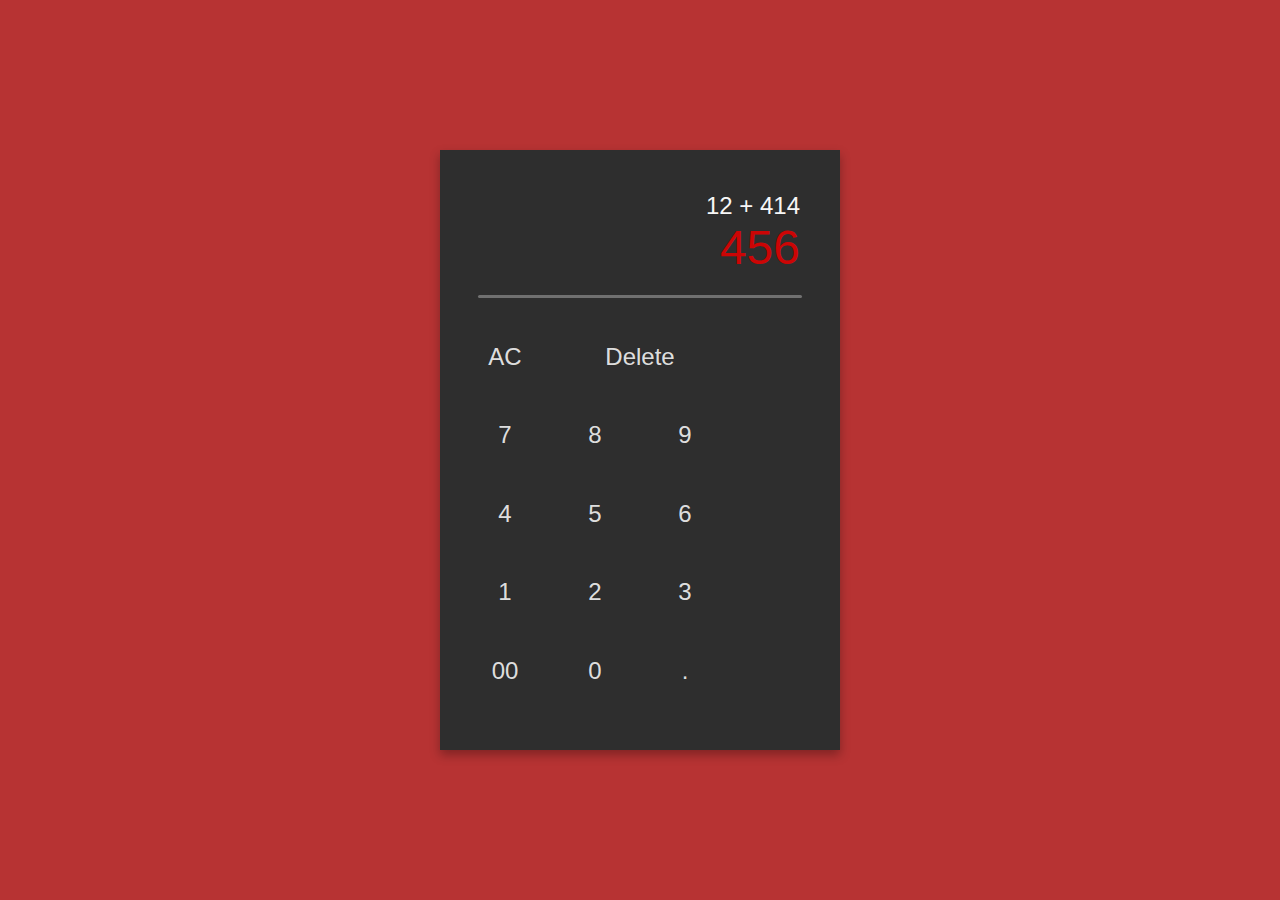
<file: Calculator/index.html>
<!DOCTYPE html>
<html lang="en">
<head>
    <meta charset="UTF-8">
    <meta name="viewport" content="width=device-width, initial-scale=1.0">
    <link rel="stylesheet" href="https://cdnjs.cloudflare.com/ajax/libs/font-awesome/6.6.0/css/all.min.css" integrity="sha512-Kc323vGBEqzTmouAECnVceyQqyqdsSiqLQISBL29aUW4U/M7pSPA/gEUZQqv1cwx4OnYxTxve5UMg5GT6L4JJg==" crossorigin="anonymous" referrerpolicy="no-referrer" />
    <link rel="stylesheet" href="style.css">
    <title>Calculator</title>
</head>
<body>
    <div class="container">
        <div class="header">
            <div class="previus">12 + 414</div>
            <div class="current">456</div>
        </div>
        <div class="line"></div>
        <div class="body">
            <button class="sign AllClear">AC</button>
            <button class="sign del">Delete</button>
            <button class="sign operator divide"><i class="fa-solid fa-divide"></i></button>
            <button class="sign number">7</button>
            <button class="sign number">8</button>
            <button class="sign number">9</button>
            <button class="sign operator multiply"><i class="fa-solid fa-xmark"></i></button>
            <button class="sign number">4</button>
            <button class="sign number">5</button>
            <button class="sign number">6</button>
            <button class="sign operator minus"><i class="fa-solid fa-minus"></i></button>
            <button class="sign number">1</button>
            <button class="sign number">2</button>
            <button class="sign number">3</button>
            <button class="sign operator plus"><i class="fa-solid fa-plus"></i></button>
            <button class="sign number">00</button>
            <button class="sign number">0</button>
            <button class="sign number dot">.</button>
            <button class="sign operator equal"><i class="fa-solid fa-equals"></i></button>
    </div>

    
    <script src="script.js"></script>   
</body>
</html>
</file>
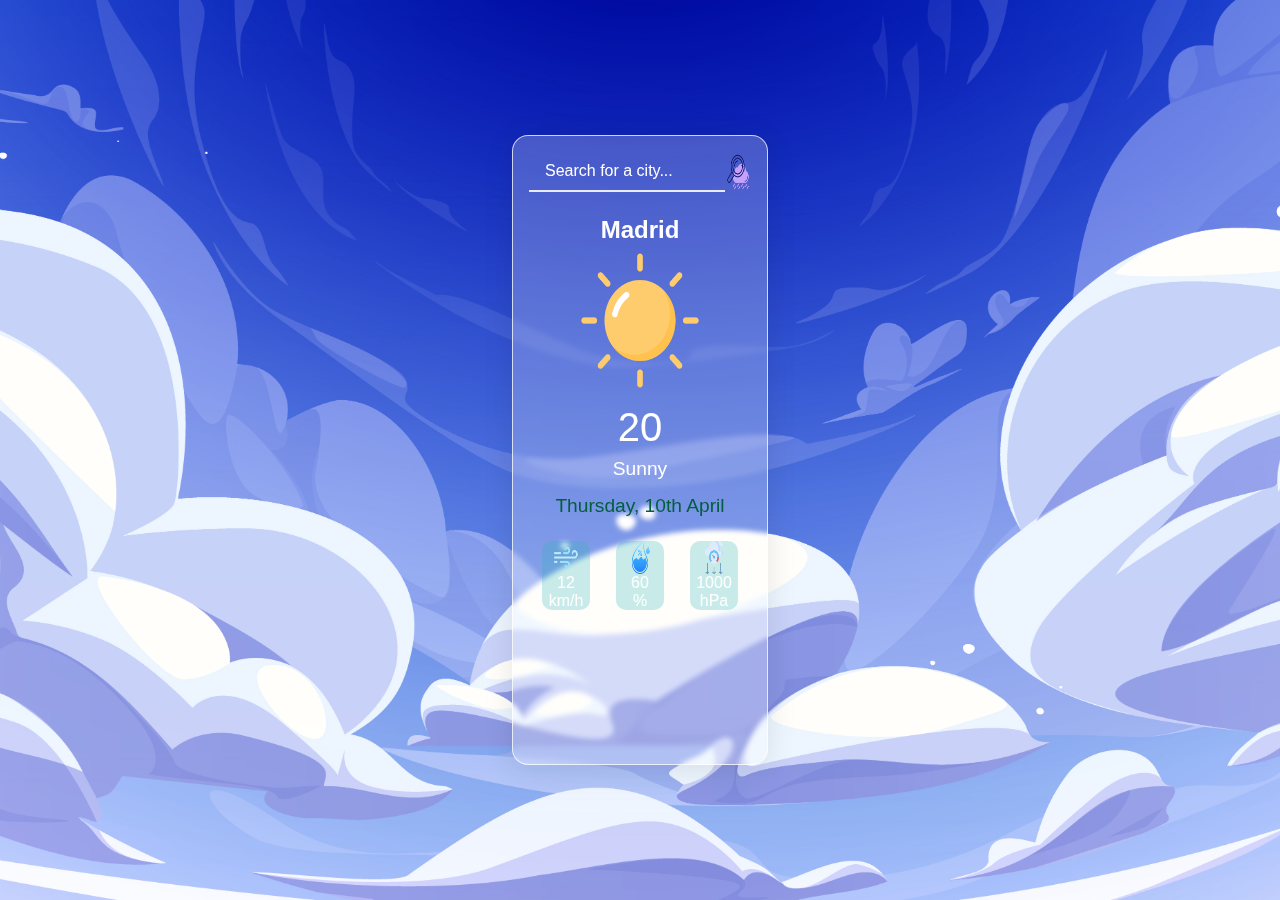
<file: WeatherApp/Core/Index.html>
<!DOCTYPE html>
<html lang="en">
<head>
    <meta charset="UTF-8">
    <meta name="viewport" content="width=device-width, initial-scale=1.0">
    <link rel="stylesheet" href="../Core/style.css">
    <title>Weather - App</title>
</head>
<body>
    <div class="container">
        <div class="searchbar">
            <input type="text" placeholder="Search for a city...">
            <button class="btn-search"><img src="../Weather-icons/weather-forecast.png" alt=""></button>
        </div>

        <div class="weather">
            <h2 class="city">Madrid</h2>
            <div class="shape">
                <img class="wheather-icon" src="../Weather-icons/sun.png" alt="">
                <h1 class="temp">20</h1>
                <h3 class="day">Sunny</h3>
            </div>
        </div>
        <div class="date">Thursday, 10th April</div>
        <div class="info">
            <div class="info-container wind">
                <img src="../Weather-icons/wind.png" alt="">
                <div class="windVal">12</div>
                <div class="unit">km/h</div>
            </div>
            <div class="info-container humidity">
                <img src="../Weather-icons/drop.png" alt="">
                <div class="HumidityVal">60</div>
                <div class="unit">%</div>
            </div>
            <div class="info-container pressure">
                <img src="../Weather-icons/atmospheric.png" alt="">
                <div class="pressureVal">1000</div>
                <div class="unit">hPa</div>
            </div>
        </div>
        <div class="forecast">

        </div>
    </div>

    <script src="../Core/script.js"></script>
</body>
</html>
</file>
<file: Calculator/style.css>
* {
    margin: 0;
    padding: 0;
    box-sizing: border-box;
}

body {
    height: 100vh;
    display: flex;
    justify-content: center;
    align-items: center;
    background-color: #a80808d3;
}

.container {
    width: 400px;
    height: 600px;
    background-color: #2e2e2e;
    box-shadow: 0 5px 10px rgba(0, 0, 0, 0.3);
    padding: 20px;
    margin: 0 10px;

    /* flex */
    display: flex;
    flex-direction: column;
}

.line {
    width: 90%;
    height: 4px;
    border-radius: 5px;
    background-color: #707070;
    margin: 20px 5% auto;
}

.header {
    width: 100%;
    height: 150px;
    background-color: transparent;
    display: flex;
    flex-direction: column;
    justify-content: flex-end;
    align-items: flex-end;
    padding: 0 20px 0 0;
}

.current {
    font-size: 3rem;
    color: #cc0505;
    font-family: Arial, Helvetica, sans-serif;
}

.previus {
    font-size: 1.5rem;
    color: rgb(247, 247, 247);
    font-family: Arial, Helvetica, sans-serif;  
}

.previus i {
    font-size: 1.1rem;
}


.body {
    margin: 20px auto;
    display: grid;
    width: 100%;
    height: 100%;
    grid-template-columns: repeat(4, 25%);
    grid-template-rows: repeat(5, 20%);
}

.sign {
    font-size: 1.5rem;
    color: rgba(247, 247, 247, 0.897);
    background-color: transparent;
    border: none;
    cursor: pointer;
    font-family: Arial, Helvetica, sans-serif;
}
.sign:hover {
    background-color: #464646;
}

.del {
    grid-column: 2/4;
}

.operator {
    color: #cc0505dc;
    
}

.size-small {
    font-size: 2rem;
}
</file>
<file: WeatherApp/Core/style.css>
* {
    margin: 0;
    padding: 0;
    box-sizing: border-box;
    font-family: Verdana, Geneva, Tahoma, sans-serif;
}

body {
    background-image: url(../background-imges/Morning.jpg);
    background-size: cover;
    background-position: center;
    background-repeat: repeat;
    height: 100vh;
    display: flex;
    align-items: center;
    transition: all 0.5s ease-in-out;
}

.container {
    width: 20%;
    height: 70vh;
    margin: 0 auto;
    /* From https://css.glass */
    background: rgba(255, 255, 255, 0.23);
    border-radius: 16px;
    box-shadow: 0 4px 30px rgba(0, 0, 0, 0.1);
    backdrop-filter: blur(2.6px);
    -webkit-backdrop-filter: blur(2.6px);
    border: 1px solid rgba(255, 255, 255, 0.75);
    display: flex;
    flex-direction: column;
    padding: 1rem;
}

.searchbar {
    display: flex;
    justify-content: space-between;
    align-items: center;
    height: 7%;
}

.searchbar input {
    width: 90%;
    height: 100%;
    padding: 0 1rem;
    font-size: 1rem;
    border: none;
    outline: none;
    background-color: transparent;
    border-bottom: 2px solid rgba(255, 255, 255, 0.877);
    color: white;
}
.btn-search {
    width: 12%;
    height: 100%;
    font-size: 1rem;
    padding: 2px;
    outline: none;
    border: none;
    border-radius: 40px;
    outline: none;
    background-color: transparent;
    color: white;
    cursor: pointer;
    transition: all 0.1s ease-in-out;
  }

.btn-search:hover{
    border: 1px solid white;
}

.btn-search img{
    width: 100%;
    height: 100%;
}


.searchbar input::placeholder{
    color: white;
}


/*  wheather */

.weather {
    display: flex;
    flex-direction: column;
    width: 100%;
    height: 53%;
}

.weather h2 {
    color: white;
    align-self: center;
    margin-top: 1.5rem;
}

.shape {
    height: 100%;
    width: 100%;
    display: flex;
    flex-direction: column;
    align-items: center
}



.wheather-icon{
    width: 60%;
    height: 61%;
    
}


.temp {
    color: white;
    font-size: 2.5rem;
    align-self: center;
    margin-top: 0.5rem;
    font-weight: 500;
}

.day {
    color: white;
    font-size: 1.2rem;
    font-weight: 300;
    align-self: center;
    margin-top: 0.5rem;
}




/* date */

.date {
    height: auto;
    color: rgb(3, 94, 63);
    font-size: 1.2rem;
    align-self: center;
    font-weight: 300;
}


.info {
    margin-top: 1.5rem;
    display: flex;
    justify-content: space-around;
    align-items: center;
    height: 12%;
    color: white;
    font-size: 1rem;
}
.info-container {
    width: 22%;
    height: 100%    ;
    display: flex;
    flex-direction: column;
    align-items: center;
    background-color: rgba(39, 182, 182, 0.253);
    border-radius: 10px;
    color: white;
}

.info-container img {
    width: 50%;
    height: 55%;
}

.forecast {
    display: flex;
    flex-direction: column;
    align-items: center;
    height: 20%;
    width: 100%;
    color: white;
    font-size: 1.2rem;
    margin-top: 1.5rem;
    /* background-color: azure; */

}

.forecast-item {
    display: flex;
    flex-direction: row;
    height: 33%;
    justify-content: space-around;
}

.forecast-item img {
    transform: scale(1.2);
}

.forecast-item p {
    margin-top: 0.5rem;
}
</file>
